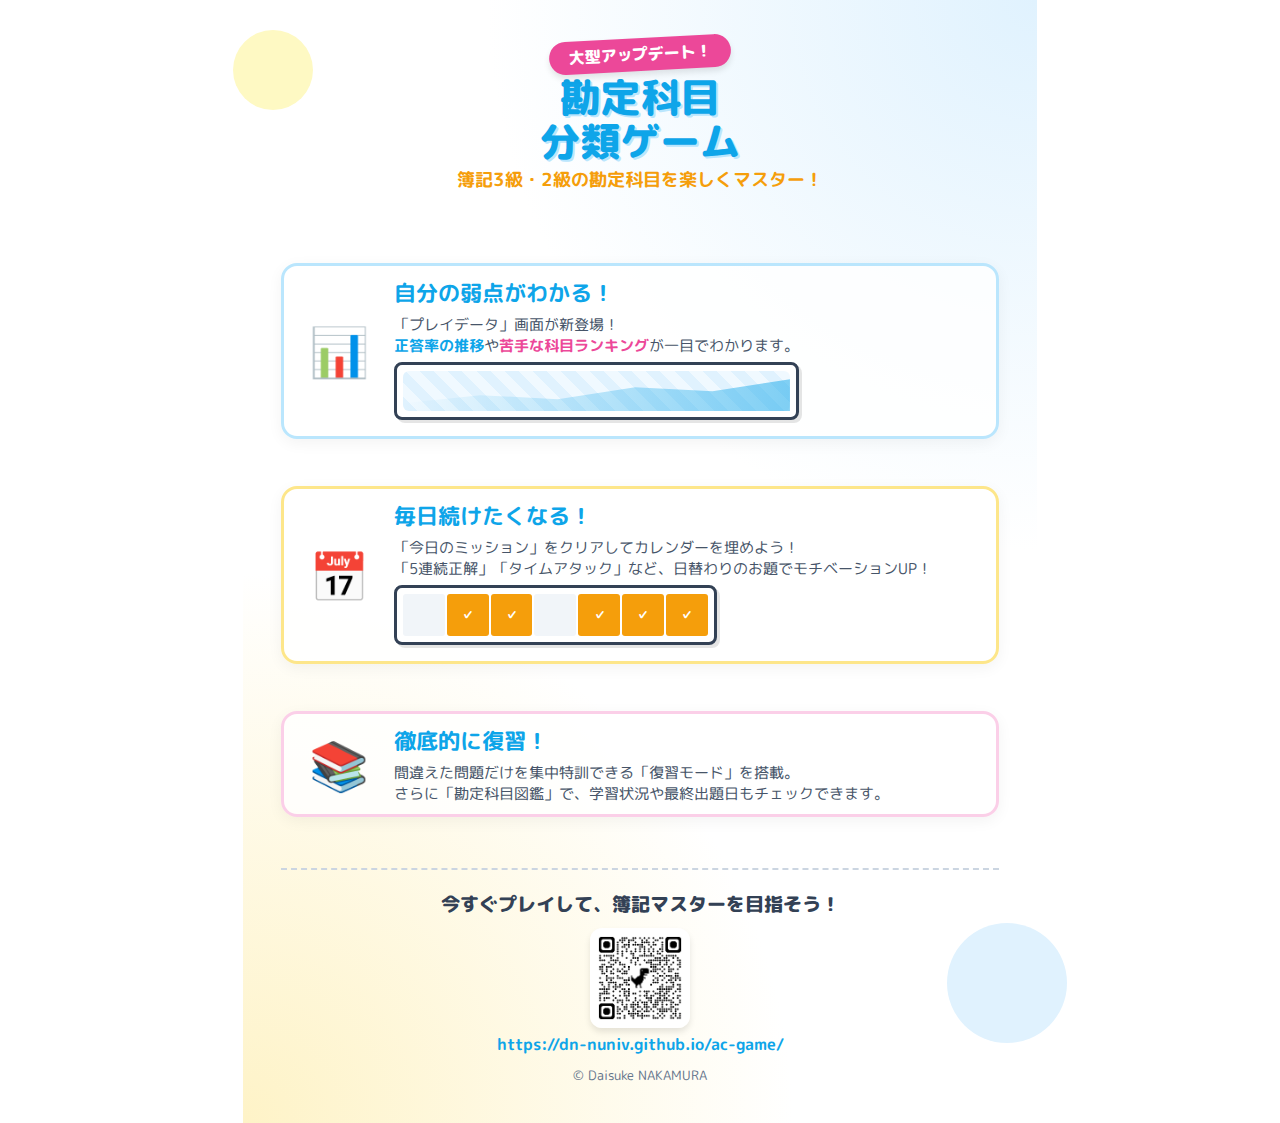
<file: flyer.html>
<!DOCTYPE html>
<html lang="ja">

<head>
    <meta charset="UTF-8">
    <meta name="viewport" content="width=device-width, initial-scale=1.0">
    <title>勘定科目分類ゲーム - 大型アップデート！</title>
    <link rel="preconnect" href="https://fonts.googleapis.com">
    <link rel="preconnect" href="https://fonts.gstatic.com" crossorigin>
    <link href="https://fonts.googleapis.com/css2?family=M+PLUS+Rounded+1c:wght@400;700;800&display=swap"
        rel="stylesheet">
    <style>
        :root {
            --primary: #0ea5e9;
            --secondary: #f59e0b;
            --accent: #ec4899;
            --bg: #fdfbf7;
            --text: #334155;
            --white: #ffffff;
        }

        * {
            box-sizing: border-box;
            margin: 0;
            padding: 0;
        }

        body {
            width: 210mm;
            height: 297mm;
            margin: 0 auto;
            background: white;
            font-family: 'M PLUS Rounded 1c', sans-serif;
            color: var(--text);
            position: relative;
            overflow: hidden;
        }

        /* Print settings */
        @media print {
            @page {
                size: A4;
                margin: 0;
            }

            body {
                width: 210mm;
                height: 297mm;
                overflow: hidden;
                -webkit-print-color-adjust: exact;
                print-color-adjust: exact;
            }

            .container {
                height: 100%;
                page-break-after: avoid;
            }
        }

        .container {
            width: 100%;
            height: 100%;
            padding: 10mm;
            display: flex;
            flex-direction: column;
            background: radial-gradient(circle at top right, #e0f2fe 0%, transparent 40%),
                radial-gradient(circle at bottom left, #fef3c7 0%, transparent 40%);
        }

        /* Header */
        header {
            text-align: center;
            margin-bottom: 5mm;
            position: relative;
            flex-shrink: 0;
        }

        .badge-new {
            display: inline-block;
            background: var(--accent);
            color: white;
            padding: 0.3rem 1.2rem;
            border-radius: 50px;
            font-weight: 800;
            font-size: 1rem;
            transform: rotate(-3deg);
            box-shadow: 0 4px 6px rgba(0, 0, 0, 0.1);
            margin-bottom: 0.3rem;
            animation: pop 1s infinite alternate;
        }

        h1 {
            font-size: 2.5rem;
            font-weight: 800;
            color: var(--primary);
            line-height: 1.1;
            text-shadow: 2px 2px 0px #bae6fd;
            margin-bottom: 0.2rem;
        }

        .subtitle {
            font-size: 1.1rem;
            font-weight: 700;
            color: var(--secondary);
            margin-top: 0;
        }

        /* Main Content Grid */
        .features {
            display: flex;
            flex-direction: column;
            justify-content: space-evenly;
            gap: 4mm;
            flex-grow: 1;
            margin: 5mm 0;
        }

        .feature-card {
            background: rgba(255, 255, 255, 0.8);
            border-radius: 16px;
            padding: 10px 15px;
            display: flex;
            align-items: center;
            box-shadow: 0 4px 15px rgba(0, 0, 0, 0.05);
            border: 3px solid transparent;
            transition: transform 0.3s;
            position: relative;
            overflow: hidden;
        }

        .feature-card:nth-child(1) {
            border-color: #bae6fd;
        }

        .feature-card:nth-child(2) {
            border-color: #fde68a;
        }

        .feature-card:nth-child(3) {
            border-color: #fbcfe8;
        }

        .feature-icon {
            font-size: 3rem;
            margin-right: 15px;
            width: 80px;
            text-align: center;
            flex-shrink: 0;
        }

        .feature-content h2 {
            font-size: 1.4rem;
            color: var(--primary);
            margin-bottom: 0.3rem;
        }

        .feature-content p {
            font-size: 0.95rem;
            line-height: 1.4;
            color: #475569;
        }

        /* Visual Elements */
        .visual-mockup {
            background: white;
            border: 3px solid var(--text);
            border-radius: 8px;
            padding: 6px;
            width: 100%;
            margin: 6px 0;
            box-shadow: 3px 3px 0px rgba(0, 0, 0, 0.1);
        }

        .chart-mock {
            width: 100%;
            height: 40px;
            background: repeating-linear-gradient(45deg,
                    #e0f2fe,
                    #e0f2fe 10px,
                    #f0f9ff 10px,
                    #f0f9ff 20px);
            border-radius: 6px;
            position: relative;
        }

        .chart-line {
            position: absolute;
            bottom: 0;
            left: 0;
            width: 100%;
            height: 100%;
            background: linear-gradient(to right, transparent 0%, var(--primary) 100%);
            opacity: 0.5;
            clip-path: polygon(0 100%, 0 80%, 20% 60%, 40% 70%, 60% 40%, 80% 50%, 100% 20%, 100% 100%);
        }

        .calendar-mock {
            display: grid;
            grid-template-columns: repeat(7, 1fr);
            gap: 2px;
        }

        .cal-day {
            aspect-ratio: 1;
            background: #f1f5f9;
            border-radius: 3px;
            display: flex;
            align-items: center;
            justify-content: center;
            font-size: 0.7rem;
        }

        .cal-day.done {
            background: var(--secondary);
            color: white;
        }

        /* Footer */
        footer {
            margin-top: auto;
            text-align: center;
            padding-top: 5mm;
            border-top: 2px dashed #cbd5e1;
            flex-shrink: 0;
        }

        .cta {
            font-size: 1.2rem;
            font-weight: 800;
            color: var(--text);
            margin-bottom: 0.5rem;
        }

        .qr-section {
            margin: 10px 0;
            display: flex;
            flex-direction: column;
            align-items: center;
        }

        .qr-section img {
            width: 100px;
            height: 100px;
            border-radius: 12px;
            box-shadow: 0 4px 6px rgba(0, 0, 0, 0.1);
        }

        .qr-section p {
            margin-top: 5px;
            font-weight: bold;
            color: var(--primary);
            font-size: 1rem;
        }

        /* Decorations */
        .deco-circle {
            position: absolute;
            border-radius: 50%;
            z-index: -1;
        }

        .d1 {
            width: 80px;
            height: 80px;
            background: #fef9c3;
            top: 30px;
            left: -10px;
        }

        .d2 {
            width: 120px;
            height: 120px;
            background: #e0f2fe;
            bottom: 80px;
            right: -30px;
        }

        @keyframes pop {
            from {
                transform: scale(1) rotate(-3deg);
            }

            to {
                transform: scale(1.05) rotate(-3deg);
            }
        }
    </style>
</head>

<body>

    <div class="container">
        <div class="deco-circle d1"></div>
        <div class="deco-circle d2"></div>

        <header>
            <div class="badge-new">大型アップデート！</div>
            <h1>勘定科目<br>分類ゲーム</h1>
            <p class="subtitle">簿記3級・2級の勘定科目を楽しくマスター！</p>
        </header>

        <div class="features">

            <!-- Feature 1: Stats -->
            <div class="feature-card">
                <div class="feature-icon">📊</div>
                <div class="feature-content">
                    <h2>自分の弱点がわかる！</h2>
                    <p>「プレイデータ」画面が新登場！<br>
                        <span style="color: var(--primary); font-weight: bold;">正答率の推移</span>や<span
                            style="color: var(--accent); font-weight: bold;">苦手な科目ランキング</span>が一目でわかります。
                    </p>
                    <div class="visual-mockup">
                        <div class="chart-mock">
                            <div class="chart-line"></div>
                        </div>
                    </div>
                </div>
            </div>

            <!-- Feature 2: Missions -->
            <div class="feature-card">
                <div class="feature-icon">📅</div>
                <div class="feature-content">
                    <h2>毎日続けたくなる！</h2>
                    <p>「今日のミッション」をクリアしてカレンダーを埋めよう！<br>
                        「5連続正解」「タイムアタック」など、日替わりのお題でモチベーションUP！</p>
                    <div class="visual-mockup" style="width: 60%;">
                        <div class="calendar-mock">
                            <div class="cal-day"></div>
                            <div class="cal-day done">✔</div>
                            <div class="cal-day done">✔</div>
                            <div class="cal-day"></div>
                            <div class="cal-day done">✔</div>
                            <div class="cal-day done">✔</div>
                            <div class="cal-day done">✔</div>
                        </div>
                    </div>
                </div>
            </div>

            <!-- Feature 3: Review -->
            <div class="feature-card">
                <div class="feature-icon">📚</div>
                <div class="feature-content">
                    <h2>徹底的に復習！</h2>
                    <p>間違えた問題だけを集中特訓できる「復習モード」を搭載。<br>
                        さらに「勘定科目図鑑」で、学習状況や最終出題日もチェックできます。</p>
                </div>
            </div>

        </div>

        <footer>
            <p class="cta">今すぐプレイして、簿記マスターを目指そう！</p>
            <div class="qr-section">
                <img src="qrcode.png" alt="QR Code">
                <p>https://dn-nuniv.github.io/ac-game/</p>
            </div>
            <p style="margin-top: 5px; font-size: 0.8rem; color: #64748b;">© Daisuke NAKAMURA</p>
        </footer>
    </div>

</body>

</html>
</file>
